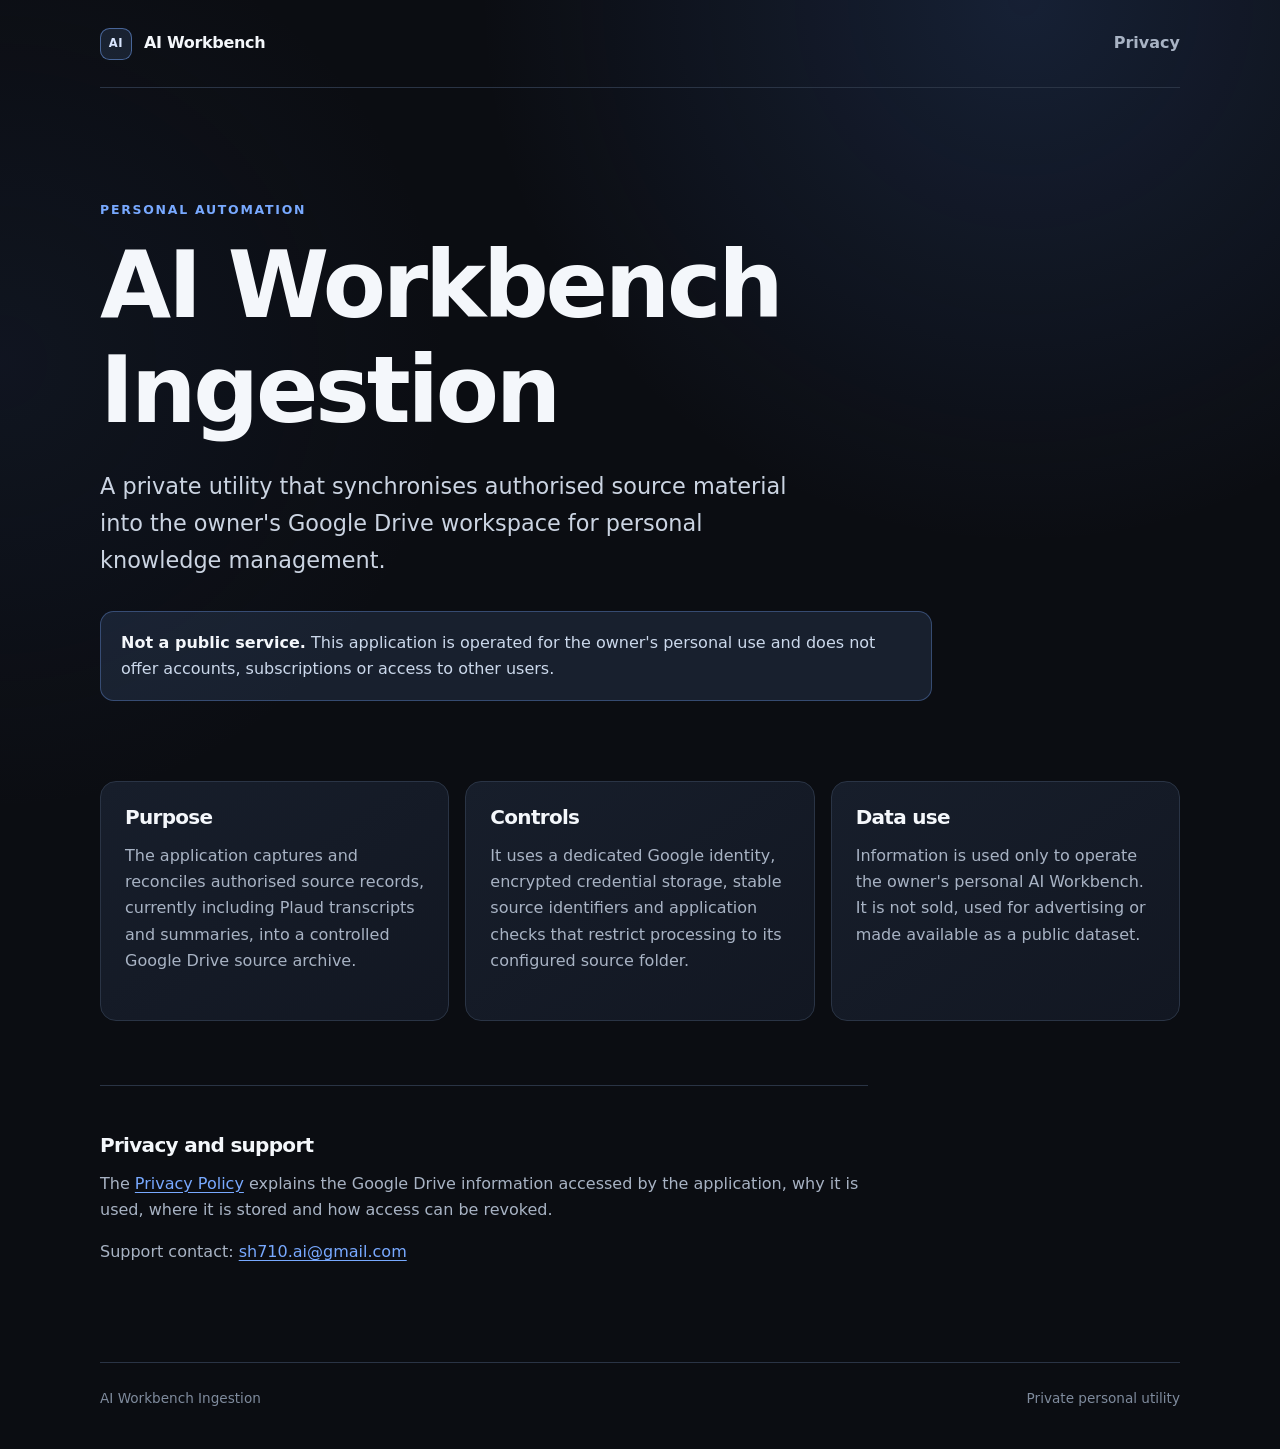
<file: index.html>
<!doctype html>
<html lang="en-AU">
<head>
  <meta charset="utf-8">
  <meta name="google-site-verification" content="ZChLw2HkcooO7tMSvZygZXuG6JQtAfu-gtnJR4MU0R8">
  <meta name="viewport" content="width=device-width, initial-scale=1">
  <meta name="description" content="Information about AI Workbench Ingestion, a private personal automation utility.">
  <title>AI Workbench Ingestion</title>
  <link rel="stylesheet" href="assets/styles.css">
</head>
<body>
  <main class="shell">
    <header class="masthead">
      <a class="brand" href="./" aria-label="AI Workbench Ingestion home">
        <span class="brand-mark" aria-hidden="true">AI</span>
        <span>AI Workbench</span>
      </a>
      <a class="nav-link" href="privacy/">Privacy</a>
    </header>

    <section class="hero">
      <p class="eyebrow">Personal automation</p>
      <h1>AI Workbench Ingestion</h1>
      <p class="lede">
        A private utility that synchronises authorised source material into the owner's
        Google Drive workspace for personal knowledge management.
      </p>
      <div class="notice">
        <strong>Not a public service.</strong>
        This application is operated for the owner's personal use and does not offer
        accounts, subscriptions or access to other users.
      </div>
    </section>

    <section class="grid" aria-label="Application overview">
      <article class="card">
        <h2>Purpose</h2>
        <p>
          The application captures and reconciles authorised source records, currently
          including Plaud transcripts and summaries, into a controlled Google Drive
          source archive.
        </p>
      </article>

      <article class="card">
        <h2>Controls</h2>
        <p>
          It uses a dedicated Google identity, encrypted credential storage, stable
          source identifiers and application checks that restrict processing to its
          configured source folder.
        </p>
      </article>

      <article class="card">
        <h2>Data use</h2>
        <p>
          Information is used only to operate the owner's personal AI Workbench. It is
          not sold, used for advertising or made available as a public dataset.
        </p>
      </article>
    </section>

    <section class="detail">
      <h2>Privacy and support</h2>
      <p>
        The <a href="privacy/">Privacy Policy</a> explains the Google Drive information
        accessed by the application, why it is used, where it is stored and how access
        can be revoked.
      </p>
      <p>
        Support contact:
        <a href="mailto:sh710.ai@gmail.com">sh710.ai@gmail.com</a>
      </p>
    </section>

    <footer>
      <span>AI Workbench Ingestion</span>
      <span>Private personal utility</span>
    </footer>
  </main>
</body>
</html>
</file>
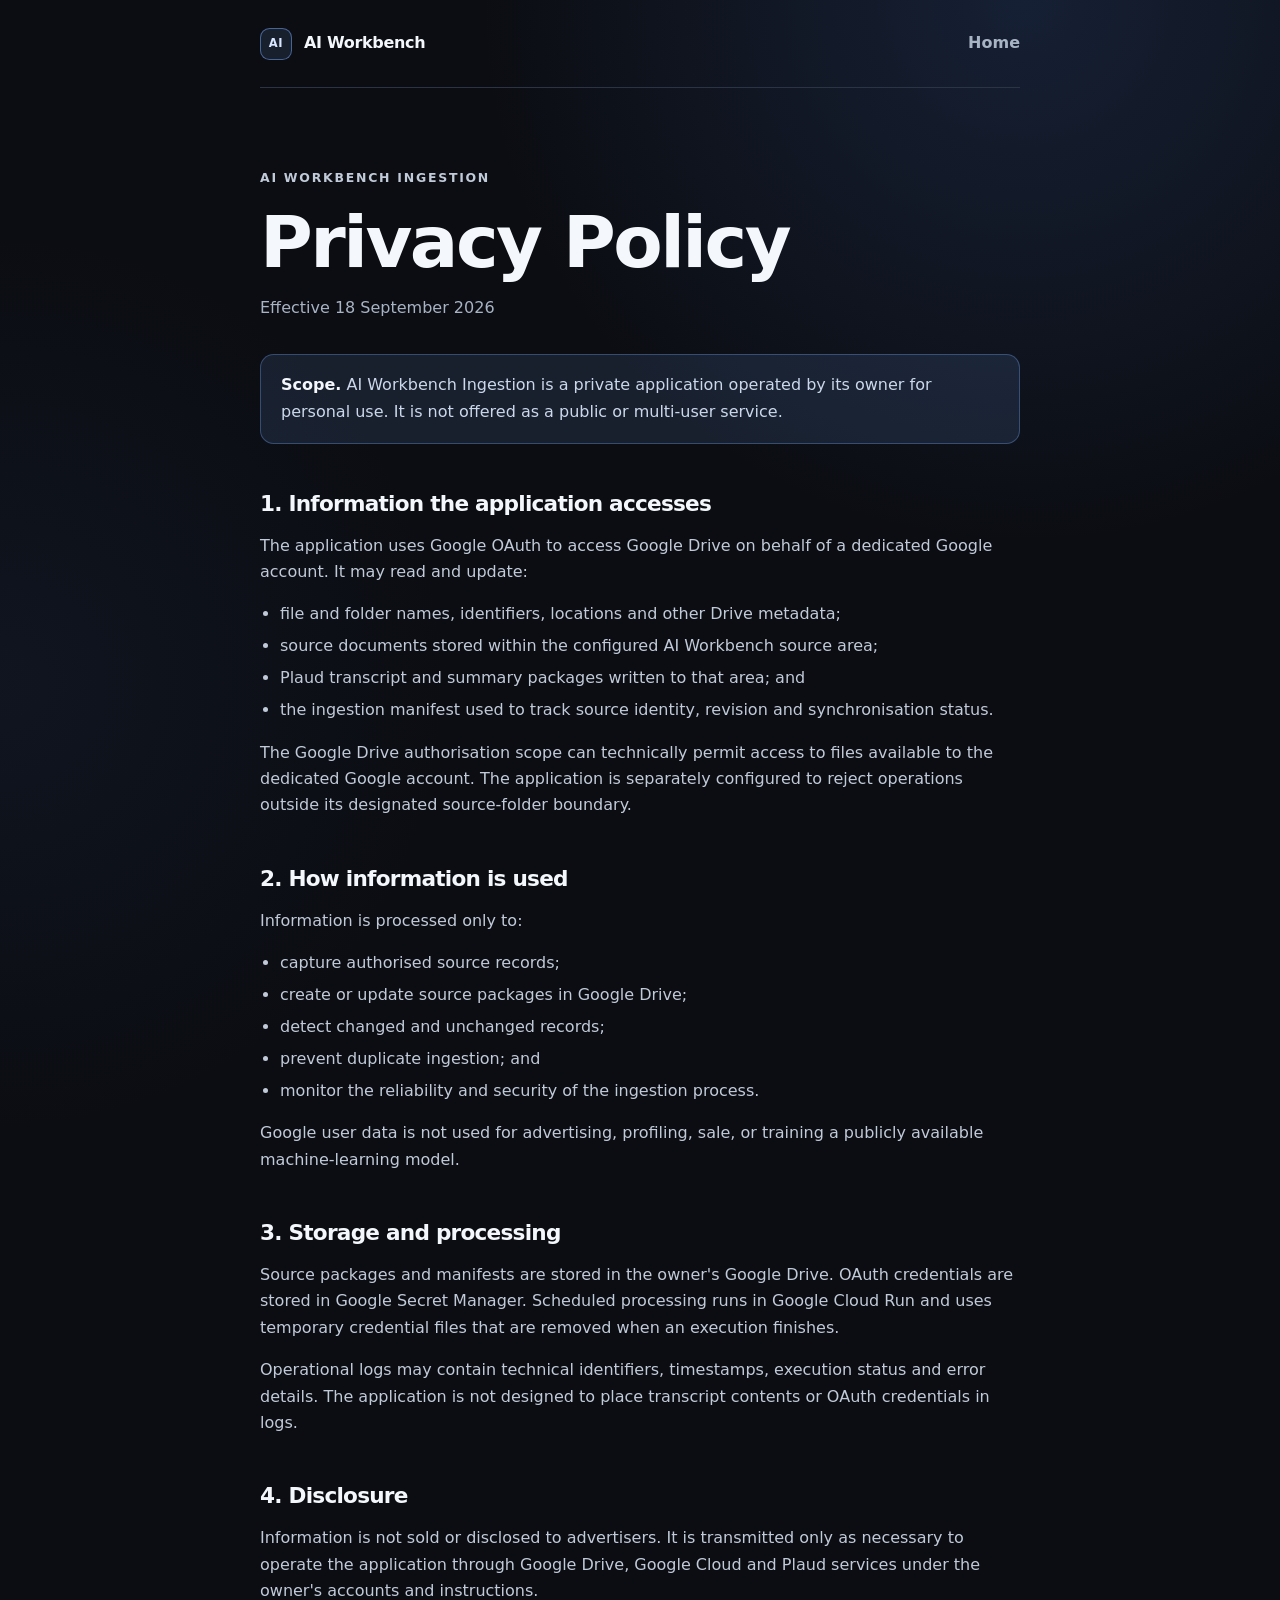
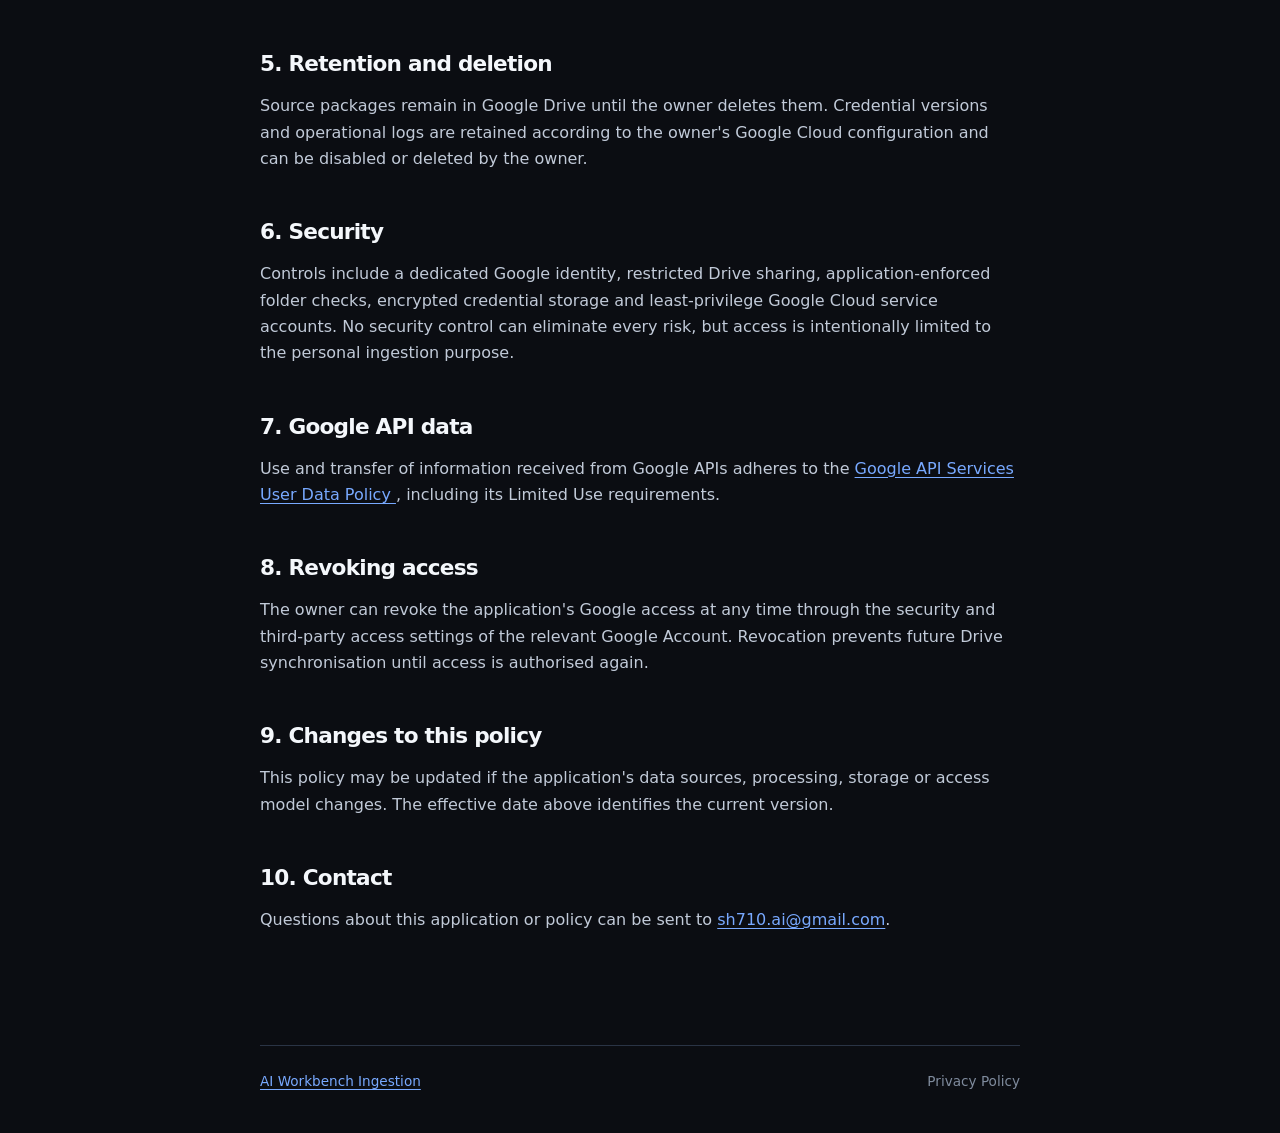
<file: privacy/index.html>
<!doctype html>
<html lang="en-AU">
<head>
  <meta charset="utf-8">
  <meta name="viewport" content="width=device-width, initial-scale=1">
  <meta name="description" content="Privacy Policy for AI Workbench Ingestion.">
  <title>Privacy Policy · AI Workbench Ingestion</title>
  <link rel="stylesheet" href="../assets/styles.css">
</head>
<body>
  <main class="shell policy">
    <header class="masthead">
      <a class="brand" href="../" aria-label="AI Workbench Ingestion home">
        <span class="brand-mark" aria-hidden="true">AI</span>
        <span>AI Workbench</span>
      </a>
      <a class="nav-link" href="../">Home</a>
    </header>

    <article>
      <p class="eyebrow">AI Workbench Ingestion</p>
      <h1>Privacy Policy</h1>
      <p class="effective">Effective 18 September 2026</p>

      <div class="notice">
        <strong>Scope.</strong>
        AI Workbench Ingestion is a private application operated by its owner for
        personal use. It is not offered as a public or multi-user service.
      </div>

      <h2>1. Information the application accesses</h2>
      <p>
        The application uses Google OAuth to access Google Drive on behalf of a
        dedicated Google account. It may read and update:
      </p>
      <ul>
        <li>file and folder names, identifiers, locations and other Drive metadata;</li>
        <li>source documents stored within the configured AI Workbench source area;</li>
        <li>Plaud transcript and summary packages written to that area; and</li>
        <li>the ingestion manifest used to track source identity, revision and synchronisation status.</li>
      </ul>
      <p>
        The Google Drive authorisation scope can technically permit access to files
        available to the dedicated Google account. The application is separately
        configured to reject operations outside its designated source-folder boundary.
      </p>

      <h2>2. How information is used</h2>
      <p>Information is processed only to:</p>
      <ul>
        <li>capture authorised source records;</li>
        <li>create or update source packages in Google Drive;</li>
        <li>detect changed and unchanged records;</li>
        <li>prevent duplicate ingestion; and</li>
        <li>monitor the reliability and security of the ingestion process.</li>
      </ul>
      <p>
        Google user data is not used for advertising, profiling, sale, or training a
        publicly available machine-learning model.
      </p>

      <h2>3. Storage and processing</h2>
      <p>
        Source packages and manifests are stored in the owner's Google Drive. OAuth
        credentials are stored in Google Secret Manager. Scheduled processing runs in
        Google Cloud Run and uses temporary credential files that are removed when an
        execution finishes.
      </p>
      <p>
        Operational logs may contain technical identifiers, timestamps, execution
        status and error details. The application is not designed to place transcript
        contents or OAuth credentials in logs.
      </p>

      <h2>4. Disclosure</h2>
      <p>
        Information is not sold or disclosed to advertisers. It is transmitted only
        as necessary to operate the application through Google Drive, Google Cloud and
        Plaud services under the owner's accounts and instructions.
      </p>

      <h2>5. Retention and deletion</h2>
      <p>
        Source packages remain in Google Drive until the owner deletes them. Credential
        versions and operational logs are retained according to the owner's Google
        Cloud configuration and can be disabled or deleted by the owner.
      </p>

      <h2>6. Security</h2>
      <p>
        Controls include a dedicated Google identity, restricted Drive sharing,
        application-enforced folder checks, encrypted credential storage and
        least-privilege Google Cloud service accounts. No security control can eliminate
        every risk, but access is intentionally limited to the personal ingestion purpose.
      </p>

      <h2>7. Google API data</h2>
      <p>
        Use and transfer of information received from Google APIs adheres to the
        <a href="https://developers.google.com/terms/api-services-user-data-policy" rel="noreferrer">
          Google API Services User Data Policy
        </a>, including its Limited Use requirements.
      </p>

      <h2>8. Revoking access</h2>
      <p>
        The owner can revoke the application's Google access at any time through the
        security and third-party access settings of the relevant Google Account.
        Revocation prevents future Drive synchronisation until access is authorised again.
      </p>

      <h2>9. Changes to this policy</h2>
      <p>
        This policy may be updated if the application's data sources, processing,
        storage or access model changes. The effective date above identifies the
        current version.
      </p>

      <h2>10. Contact</h2>
      <p>
        Questions about this application or policy can be sent to
        <a href="mailto:sh710.ai@gmail.com">sh710.ai@gmail.com</a>.
      </p>
    </article>

    <footer>
      <a href="../">AI Workbench Ingestion</a>
      <span>Privacy Policy</span>
    </footer>
  </main>
</body>
</html>
</file>
<file: assets/styles.css>
:root {
  color-scheme: dark;
  --bg: #0b0d12;
  --surface: #121722;
  --surface-strong: #171e2b;
  --text: #f4f7fb;
  --muted: #a8b3c4;
  --line: #2a3445;
  --accent: #78a9ff;
  --accent-soft: rgba(120, 169, 255, 0.12);
  --max: 1080px;
  font-family: Inter, ui-sans-serif, system-ui, -apple-system, BlinkMacSystemFont, "Segoe UI", sans-serif;
}

* {
  box-sizing: border-box;
}

html {
  background: var(--bg);
  scroll-behavior: smooth;
}

body {
  min-height: 100vh;
  margin: 0;
  color: var(--text);
  background:
    radial-gradient(circle at 80% 0%, rgba(66, 108, 190, 0.2), transparent 34rem),
    radial-gradient(circle at 0% 25%, rgba(46, 73, 126, 0.13), transparent 28rem),
    var(--bg);
  line-height: 1.65;
}

a {
  color: var(--accent);
  text-underline-offset: 0.2em;
}

a:hover {
  color: #a9c7ff;
}

.shell {
  width: min(calc(100% - 2rem), var(--max));
  margin: 0 auto;
}

.masthead {
  display: flex;
  align-items: center;
  justify-content: space-between;
  min-height: 5.5rem;
  border-bottom: 1px solid var(--line);
}

.brand {
  display: inline-flex;
  gap: 0.75rem;
  align-items: center;
  color: var(--text);
  font-weight: 700;
  text-decoration: none;
  letter-spacing: -0.02em;
}

.brand-mark {
  display: grid;
  width: 2rem;
  height: 2rem;
  place-items: center;
  border: 1px solid rgba(120, 169, 255, 0.5);
  border-radius: 0.6rem;
  color: #d9e6ff;
  background: var(--accent-soft);
  font-size: 0.72rem;
  letter-spacing: 0.06em;
}

.nav-link {
  color: var(--muted);
  font-weight: 600;
  text-decoration: none;
}

.hero {
  max-width: 52rem;
  padding: 7rem 0 5rem;
}

.eyebrow {
  margin: 0 0 0.75rem;
  color: var(--accent);
  font-size: 0.78rem;
  font-weight: 750;
  letter-spacing: 0.14em;
  text-transform: uppercase;
}

h1,
h2 {
  line-height: 1.15;
  letter-spacing: -0.035em;
}

h1 {
  max-width: 12ch;
  margin: 0;
  font-size: clamp(3rem, 8vw, 5.75rem);
}

.lede {
  max-width: 44rem;
  margin: 1.5rem 0 0;
  color: #cbd4e2;
  font-size: clamp(1.1rem, 2.2vw, 1.4rem);
}

.notice {
  margin-top: 2rem;
  padding: 1.1rem 1.25rem;
  border: 1px solid rgba(120, 169, 255, 0.32);
  border-radius: 0.85rem;
  color: #cbd8eb;
  background: var(--accent-soft);
}

.notice strong {
  color: var(--text);
}

.grid {
  display: grid;
  grid-template-columns: repeat(3, 1fr);
  gap: 1rem;
  padding: 0 0 4rem;
}

.card {
  min-height: 15rem;
  padding: 1.5rem;
  border: 1px solid var(--line);
  border-radius: 1rem;
  background: linear-gradient(145deg, var(--surface-strong), var(--surface));
}

.card h2,
.detail h2 {
  margin: 0 0 0.85rem;
  font-size: 1.25rem;
}

.card p,
.detail p {
  margin: 0;
  color: var(--muted);
}

.detail {
  max-width: 48rem;
  padding: 3rem 0 6rem;
  border-top: 1px solid var(--line);
}

.detail p + p {
  margin-top: 1rem;
}

footer {
  display: flex;
  justify-content: space-between;
  gap: 1rem;
  padding: 1.5rem 0 2.5rem;
  border-top: 1px solid var(--line);
  color: #7f8b9d;
  font-size: 0.85rem;
}

.policy {
  max-width: 760px;
}

.policy article {
  padding: 5rem 0 6rem;
}

.policy h1 {
  max-width: none;
  font-size: clamp(2.8rem, 7vw, 4.5rem);
}

.policy .effective {
  margin: 0.75rem 0 2rem;
  color: var(--muted);
}

.policy h2 {
  margin: 3rem 0 0.75rem;
  font-size: 1.35rem;
}

.policy p,
.policy li {
  color: #c1cad8;
}

.policy ul {
  padding-left: 1.25rem;
}

.policy li + li {
  margin-top: 0.35rem;
}

@media (max-width: 760px) {
  .hero {
    padding: 5rem 0 3.5rem;
  }

  .grid {
    grid-template-columns: 1fr;
  }

  .card {
    min-height: auto;
  }

  .policy article {
    padding: 3.5rem 0 4rem;
  }

  footer {
    flex-direction: column;
  }
}
</file>
